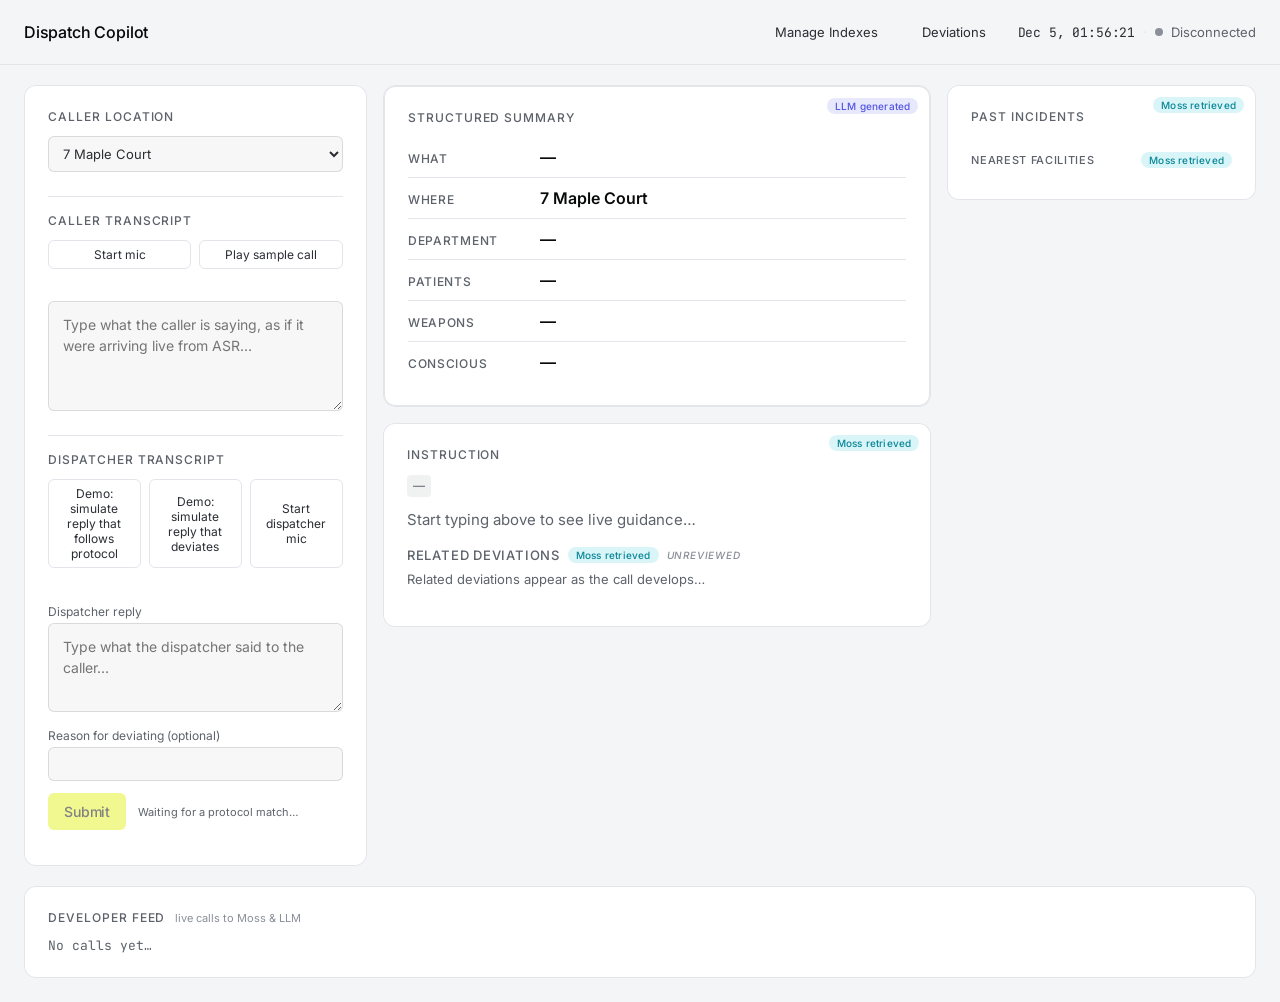
<file: backend/static/index.html>
<!doctype html>
<html lang="en">
<head>
  <meta charset="utf-8" />
  <title>Dispatch Copilot</title>
  <link rel="preconnect" href="https://fonts.googleapis.com" />
  <link rel="preconnect" href="https://fonts.gstatic.com" crossorigin />
  <link
    href="https://fonts.googleapis.com/css2?family=Inter:wght@300;400;500;600&family=JetBrains+Mono:wght@400&display=swap"
    rel="stylesheet"
  />
  <link rel="stylesheet" href="style.css" />
</head>
<body>
  <header>
    <h1>Dispatch Copilot</h1>
    <nav class="header-nav">
      <a class="nav-link" href="/manage.html">Manage Indexes</a>
      <a class="nav-link" href="/deviations.html">Deviations</a>
      <div class="status">
        <span id="clock" class="clock"></span>
        <span class="status-sep">·</span>
        <span id="statusDot" class="dot"></span>
        <span id="statusText">Connecting…</span>
      </div>
    </nav>
  </header>

  <main>
    <section class="panel transcript-panel">
      <h2>Caller Location</h2>
      <select id="callerSelect" class="caller-select"></select>
      <p id="resolvedAddress" class="resolved-address"></p>

      <h2 class="section-gap">Caller Transcript</h2>
      <div class="voice-controls">
        <button id="micButton" class="voice-button" type="button">Start mic</button>
        <button id="sampleButton" class="voice-button" type="button">Play sample call</button>
      </div>
      <p id="voiceStatus" class="voice-status"></p>
      <textarea
        id="transcriptInput"
        class="transcript-input"
        rows="4"
        placeholder="Type what the caller is saying, as if it were arriving live from ASR…"
      ></textarea>

      <h2 class="section-gap">Dispatcher Transcript</h2>
      <div class="voice-controls" role="group" aria-label="Dispatcher input controls">
        <button id="mockFollowsButton" class="voice-button" type="button" aria-pressed="false">Demo: simulate reply that follows protocol</button>
        <button id="mockDeviatesButton" class="voice-button" type="button" aria-pressed="false">Demo: simulate reply that deviates</button>
        <button id="dispatcherMicButton" class="voice-button" type="button" aria-pressed="false">Start dispatcher mic</button>
      </div>
      <p id="dispatcherVoiceStatus" class="voice-status" role="status"></p>
      <label class="field-label" for="dispatcherInput">Dispatcher reply</label>
      <textarea
        id="dispatcherInput"
        class="transcript-input"
        rows="3"
        placeholder="Type what the dispatcher said to the caller…"
      ></textarea>
      <label class="field-label" for="dispatcherReason">Reason for deviating (optional)</label>
      <input id="dispatcherReason" class="reason-input" type="text" autocomplete="off" />
      <div class="dispatcher-submit-row">
        <button id="dispatcherSubmit" class="action-button" type="button" aria-disabled="true">Submit</button>
        <p id="dispatcherHelper" class="dispatcher-helper">Waiting for a protocol match…</p>
      </div>
      <div id="verdictSlot" class="verdict-slot"></div>
    </section>

    <div class="middle-column">
      <section class="panel summary-panel">
        <div class="source-tag-group">
          <span id="jevTag" class="source-tag source-tag--jev" title="Some values refined by Jev decision model" aria-label="Some values refined by Jev decision model" hidden>Jev</span>
          <span class="source-tag source-tag--llm">LLM generated</span>
        </div>
        <h2>Structured Summary</h2>
        <div id="jevStatus" class="visually-hidden" role="status" aria-live="polite"></div>
        <div id="extractionFields" class="kv-list"></div>
      </section>

      <section class="panel instruction-panel">
        <span class="source-tag source-tag--moss">Moss retrieved</span>
        <h2>Instruction</h2>
        <div id="priorityBadge" class="badge">—</div>
        <div id="instructionText" class="instruction-text"><p class="instruction-placeholder">Start typing above to see live guidance…</p></div>
        <section id="deviationSection" class="deviation-section" aria-labelledby="deviationHeading">
          <h3 id="deviationHeading" class="heading-with-tag">Related Deviations <span class="source-tag source-tag--moss source-tag--inline">Moss retrieved</span> <span class="deviation-unreviewed">unreviewed</span></h3>
          <div id="deviationList" class="deviation-cards"><p class="instruction-placeholder">Related deviations appear as the call develops…</p></div>
        </section>
        <div id="actionRow" class="action-row"></div>
      </section>
    </div>

    <aside class="sidebar">
      <section class="panel context-panel">
        <span class="source-tag source-tag--moss">Moss retrieved</span>
        <h2 id="incidentsHeading">Past Incidents</h2>
        <div id="incidentList" class="incident-cards"></div>

        <h3 class="heading-with-tag">Nearest Facilities <span class="source-tag source-tag--moss source-tag--inline">Moss retrieved</span></h3>
        <div id="facilityList" class="facility-cards"></div>
      </section>

    </aside>
  </main>

  <section class="panel dev-feed-panel">
    <h2>Developer Feed <span class="dev-feed-hint">live calls to Moss &amp; LLM</span></h2>
    <div id="devFeed" class="dev-feed">
      <div class="extraction-empty">No calls yet…</div>
    </div>
  </section>

  <script src="app.js"></script>
</body>
</html>
</file>
<file: backend/static/style.css>
:root {
  /* Colors — per DESIGN.md */
  --color-void: #f4f5f7;
  --color-carbon: #ffffff;
  --color-obsidian: #f6f7f9;
  --color-graphite: #e3e5ea;
  --color-smoke: #c9ccd3;
  --color-ash: #8a8f98;
  --color-fog: #5d626b;
  --color-mist: #2a2d33;
  --color-bone: #1b1d21;
  --color-paper: #08090a;
  --color-acid-lime: #e4f222;
  --color-pulse-green: #1e8a37;
  --color-coral-red: #d43d3d;
  --color-signal-teal: #0a8797;
  --color-iris-violet: #5457e0;
  --color-lavender: #7c3aed;

  --font-sans: 'Inter Variable', 'Inter', ui-sans-serif, system-ui, -apple-system, BlinkMacSystemFont, "Segoe UI", Roboto, sans-serif;
  --font-mono: 'Berkeley Mono', 'JetBrains Mono', ui-monospace, SFMono-Regular, Menlo, Monaco, Consolas, monospace;

  --font-weight-regular: 400;
  --font-weight-w510: 510;
  --font-weight-w590: 590;

  --radius-cards: 12px;
  --radius-pills: 9999px;
  --radius-small: 2px;
  --radius-badges: 4px;
  --radius-inputs: 6px;
  --radius-buttons: 6px;

  --shadow-sm: rgba(0, 0, 0, 0.12) 0px 2px 4px 0px;
  --shadow-subtle: rgb(227, 229, 234) 0px 0px 0px 1px inset;

  --card-padding: 24px;

  font-family: var(--font-sans);
  font-feature-settings: "cv01" on, "ss03" on, "zero" on;
  color-scheme: light;
}

* {
  box-sizing: border-box;
}

body {
  margin: 0;
  background: var(--color-void);
  color: var(--color-mist);
  min-height: 100vh;
  font-family: var(--font-sans);
}

header {
  display: flex;
  align-items: center;
  justify-content: space-between;
  padding: 16px 24px;
  border-bottom: 0.5px solid var(--color-graphite);
}

header h1 {
  font-size: 16px;
  font-weight: var(--font-weight-w510);
  margin: 0;
  letter-spacing: -0.011em;
  color: var(--color-paper);
}

.header-nav {
  display: flex;
  align-items: center;
  gap: 20px;
}

.nav-link {
  color: var(--color-mist);
  font-size: 13px;
  font-weight: var(--font-weight-regular);
  text-decoration: none;
  padding: 8px 12px;
}

.nav-link:hover {
  text-decoration: underline;
}

.status {
  display: flex;
  align-items: center;
  gap: 8px;
  font-size: 13px;
  color: var(--color-fog);
}

.clock {
  font-family: var(--font-mono);
  color: var(--color-mist);
  letter-spacing: -0.013em;
}

.status-sep {
  color: var(--color-graphite);
}

.dot {
  width: 8px;
  height: 8px;
  border-radius: 50%;
  background: var(--color-ash);
  display: inline-block;
}

.dot.connected {
  background: var(--color-pulse-green);
}

.dot.ended {
  background: var(--color-signal-teal);
}

main {
  display: grid;
  grid-template-columns: 1fr 1.6fr 0.9fr;
  gap: 16px;
  padding: 20px 24px;
  align-items: start;
}

.middle-column {
  display: flex;
  flex-direction: column;
  gap: 16px;
}

.panel {
  background: var(--color-carbon);
  border-radius: var(--radius-cards);
  box-shadow: var(--shadow-subtle);
  padding: var(--card-padding);
}

.panel {
  position: relative;
}

.source-tag {
  position: absolute;
  top: 12px;
  right: 12px;
  white-space: nowrap;
  padding: 2px 8px;
  border-radius: var(--radius-pills);
  font-size: 10px;
  font-weight: var(--font-weight-w510);
  letter-spacing: 0.02em;
}

.context-panel > h2 {
  padding-right: 100px;
}

.heading-with-tag {
  display: flex;
  align-items: center;
  justify-content: space-between;
  gap: 8px;
}

.source-tag--inline {
  position: static;
  flex-shrink: 0;
  white-space: nowrap;
  text-transform: none;
}

.source-tag-group {
  position: absolute;
  top: 12px;
  right: 12px;
  display: flex;
  align-items: center;
  gap: 6px;
}

.source-tag-group .source-tag {
  position: static;
}

.source-tag--jev {
  background: rgba(139, 92, 246, 0.15);
  color: var(--color-lavender);
}

.source-tag--jev[hidden] {
  display: inline-block;
  visibility: hidden;
}

.summary-panel > h2 {
  padding-right: 180px;
}

.jev-dot {
  display: inline-block;
  width: 6px;
  height: 6px;
  margin-right: 6px;
  border-radius: var(--radius-pills);
  background: var(--color-lavender);
  vertical-align: middle;
}

.kv-row--changed {
  animation: kv-row-flash 600ms ease-out;
}

@keyframes kv-row-flash {
  from { background-color: rgba(139, 92, 246, 0.15); }
  to { background-color: transparent; }
}

@media (prefers-reduced-motion: reduce) {
  .kv-row--changed { animation: none; }
}

.source-tag--moss {
  background: rgba(2, 184, 204, 0.15);
  color: var(--color-signal-teal);
}

.source-tag--llm {
  background: rgba(99, 102, 241, 0.15);
  color: var(--color-iris-violet);
}

.panel h2 {
  margin: 0 0 12px;
  font-size: 12px;
  font-weight: var(--font-weight-w510);
  text-transform: uppercase;
  letter-spacing: 0.08em;
  color: var(--color-fog);
}

.panel h3 {
  margin: 16px 0 8px;
  font-size: 11px;
  font-weight: var(--font-weight-w510);
  text-transform: uppercase;
  letter-spacing: 0.06em;
  color: var(--color-fog);
}

.panel h2.section-gap {
  margin-top: 20px;
  padding-top: 16px;
  border-top: 0.5px solid var(--color-graphite);
}

.transcript-input,
.caller-select {
  width: 100%;
  background: rgba(8, 9, 10, 0.03);
  border: 1px solid rgba(8, 9, 10, 0.12);
  border-radius: var(--radius-inputs);
  color: var(--color-mist);
  font-size: 14px;
  font-family: inherit;
  padding: 12px 14px;
}

.transcript-input {
  line-height: 1.5;
  resize: vertical;
}

.caller-select {
  padding: 8px 10px;
  font-size: 13px;
  margin-bottom: 4px;
}

.transcript-input:focus,
.caller-select:focus {
  outline: none;
  border-color: var(--color-mist);
}

.badge {
  display: inline-block;
  padding: 0px 6px;
  border-radius: var(--radius-badges);
  font-size: 12px;
  font-weight: var(--font-weight-regular);
  letter-spacing: 0.02em;
  background: rgba(8, 9, 10, 0.06);
  color: var(--color-fog);
  margin-bottom: 12px;
  line-height: 1.8;
}

.badge.p1 {
  background: rgba(235, 87, 87, 0.15);
  color: var(--color-coral-red);
}

.badge.p2 {
  background: rgba(2, 184, 204, 0.15);
  color: var(--color-signal-teal);
}

.badge.p3 {
  background: rgba(39, 166, 68, 0.15);
  color: var(--color-pulse-green);
}

.instruction-text {
  font-size: 15px;
  line-height: 1.5;
  color: var(--color-mist);
}

.instruction-placeholder {
  margin: 0;
  color: var(--color-fog);
}

.instruction-steps {
  list-style: none;
  margin: 0;
  padding: 0;
  display: flex;
  flex-direction: column;
  gap: 8px;
}

.instruction-steps li {
  position: relative;
  padding: 8px 12px 8px 28px;
  border: 1px solid var(--color-graphite);
  border-radius: 6px;
}

.instruction-steps li::before {
  content: "";
  position: absolute;
  left: 12px;
  top: 16px;
  width: 6px;
  height: 6px;
  border-radius: 50%;
  background: var(--color-signal-teal);
}

.deviation-section {
  margin-top: 16px;
}

.deviation-section h3 {
  margin: 0 0 8px;
  font-size: 13px;
  justify-content: flex-start;
}

.deviation-unreviewed {
  font-size: 10px;
  color: var(--color-ash);
  font-style: italic;
}

.deviation-cards {
  display: flex;
  flex-direction: column;
  gap: 8px;
  font-size: 13px;
}

.deviation-card {
  background: rgba(8, 9, 10, 0.04);
  border: 1px solid rgba(8, 9, 10, 0.09);
  border-left: 3px solid var(--color-signal-teal);
  border-radius: var(--radius-inputs);
  padding: 10px 12px;
  overflow-wrap: anywhere;
}

.deviation-summary {
  font-size: 13px;
  font-weight: var(--font-weight-w510);
  color: var(--color-mist);
  overflow-wrap: anywhere;
  display: -webkit-box;
  -webkit-line-clamp: 2;
  line-clamp: 2;
  -webkit-box-orient: vertical;
  overflow: hidden;
}

.deviation-line {
  font-size: 12px;
  color: var(--color-fog);
  overflow-wrap: anywhere;
  display: -webkit-box;
  -webkit-line-clamp: 2;
  line-clamp: 2;
  -webkit-box-orient: vertical;
  overflow: hidden;
}

.deviation-line-label {
  font-weight: var(--font-weight-w510);
  color: var(--color-mist);
}

.deviation-reason {
  color: var(--color-ash);
}

.action-row {
  margin-top: 16px;
}

.action-button {
  display: inline-block;
  padding: 10px 16px;
  border-radius: var(--radius-buttons);
  background: var(--color-acid-lime);
  color: #08090a;
  font-size: 14px;
  font-weight: var(--font-weight-w510);
  letter-spacing: -0.011em;
}

.action-button.none {
  background: transparent;
  border: 1px solid var(--color-graphite);
  color: var(--color-fog);
  font-weight: var(--font-weight-regular);
}

button.action-button {
  border: none;
  cursor: pointer;
  font-family: inherit;
}

button.action-button.confirmed {
  background: rgba(39, 166, 68, 0.15);
  color: var(--color-pulse-green);
  cursor: default;
}

button.action-button:disabled {
  opacity: 0.7;
  cursor: default;
}

.summary-panel {
  border: 1px solid var(--color-graphite);
}

.kv-list {
  display: flex;
  flex-direction: column;
}

.kv-row {
  display: grid;
  grid-template-columns: 120px 1fr;
  align-items: baseline;
  gap: 12px;
  padding: 10px 0;
  border-bottom: 0.5px solid var(--color-graphite);
}

.kv-row:last-child {
  border-bottom: none;
}

.kv-key {
  font-size: 12px;
  font-weight: var(--font-weight-w510);
  text-transform: uppercase;
  letter-spacing: 0.06em;
  color: var(--color-fog);
}

.kv-value {
  font-size: 16px;
  font-weight: var(--font-weight-w590);
  color: var(--color-paper);
}

.kv-row--critical .kv-value {
  color: var(--color-coral-red);
}

.kv-row--ok .kv-value {
  color: var(--color-pulse-green);
}

.kv-row--warn .kv-value {
  color: var(--color-signal-teal);
}

.extraction-empty {
  font-size: 13px;
  color: var(--color-fog);
  grid-column: 1 / -1;
}

.resolved-address {
  font-size: 12px;
  color: var(--color-fog);
  margin: 8px 0 0;
}

.incident-cards {
  display: flex;
  flex-direction: column;
  gap: 8px;
}

.incident-card {
  background: rgba(8, 9, 10, 0.04);
  border: 1px solid rgba(8, 9, 10, 0.09);
  border-left: 3px solid var(--color-graphite);
  border-radius: var(--radius-inputs);
  padding: 10px 12px;
}

.incident-card--hazard {
  border-left-color: var(--color-coral-red);
  background: rgba(235, 87, 87, 0.07);
}

.incident-card-header {
  display: flex;
  align-items: baseline;
  justify-content: space-between;
  gap: 8px;
  margin-bottom: 4px;
}

.incident-type {
  font-size: 13px;
  font-weight: var(--font-weight-w510);
  color: var(--color-mist);
  text-transform: capitalize;
}

.incident-date {
  font-size: 11px;
  font-family: var(--font-mono);
  color: var(--color-ash);
  flex-shrink: 0;
}

.incident-outcome {
  font-size: 12px;
  color: var(--color-fog);
  text-transform: capitalize;
}

.incident-hazard {
  font-size: 12px;
  font-weight: var(--font-weight-w510);
  color: var(--color-coral-red);
  text-transform: capitalize;
  margin-top: 6px;
}

.facility-cards {
  display: flex;
  flex-direction: column;
  gap: 8px;
}

.facility-card {
  background: rgba(8, 9, 10, 0.04);
  border: 1px solid rgba(8, 9, 10, 0.09);
  border-radius: var(--radius-inputs);
  padding: 10px 12px;
}

.facility-card-top {
  display: flex;
  align-items: center;
  justify-content: space-between;
  gap: 8px;
  margin-bottom: 6px;
}

.facility-distance {
  font-family: var(--font-mono);
  font-size: 13px;
  font-weight: var(--font-weight-w510);
  color: var(--color-paper);
}

.facility-occupancy {
  font-size: 11px;
  font-weight: var(--font-weight-w510);
  padding: 2px 8px;
  border-radius: var(--radius-pills);
  background: rgba(8, 9, 10, 0.06);
  color: var(--color-fog);
}

.facility-occupancy--ok {
  background: rgba(39, 166, 68, 0.15);
  color: var(--color-pulse-green);
}

.facility-occupancy--warn {
  background: rgba(2, 184, 204, 0.15);
  color: var(--color-signal-teal);
}

.facility-occupancy--critical {
  background: rgba(235, 87, 87, 0.15);
  color: var(--color-coral-red);
}

.facility-name {
  font-size: 13px;
  font-weight: var(--font-weight-w510);
  color: var(--color-mist);
}

.facility-address {
  font-size: 12px;
  color: var(--color-fog);
  margin-top: 2px;
}

.sidebar {
  display: flex;
  flex-direction: column;
  gap: 16px;
}

.dev-feed-panel {
  margin: 0 24px 24px;
}

.dev-feed-panel h2 {
  display: flex;
  align-items: baseline;
  gap: 10px;
}

.dev-feed-hint {
  text-transform: none;
  font-weight: var(--font-weight-regular);
  letter-spacing: 0;
  color: var(--color-ash);
  font-size: 11px;
}

.dev-feed {
  max-height: 260px;
  overflow-y: auto;
  display: flex;
  flex-direction: column;
  gap: 2px;
  font-family: var(--font-mono);
}

.dev-log-entry {
  display: grid;
  grid-template-columns: 76px 84px 120px 64px 1fr;
  align-items: center;
  gap: 10px;
  padding: 6px 8px;
  border-radius: var(--radius-small);
  font-size: 12px;
}

.dev-log-entry:nth-child(odd) {
  background: rgba(8, 9, 10, 0.03);
}

.dev-log-time {
  color: var(--color-ash);
}

.dev-log-service {
  display: inline-block;
  text-align: center;
  padding: 1px 8px;
  border-radius: var(--radius-pills);
  font-size: 10px;
  font-weight: var(--font-weight-w510);
  letter-spacing: 0.04em;
  text-transform: uppercase;
}

.dev-log-service--moss {
  background: rgba(2, 184, 204, 0.15);
  color: var(--color-signal-teal);
}

.dev-log-service--llm {
  background: rgba(139, 92, 246, 0.15);
  color: var(--color-lavender);
}

.dev-log-service--jev {
  background: rgba(139, 92, 246, 0.15);
  color: var(--color-lavender);
}

.dev-log-type {
  color: var(--color-fog);
}

.dev-log-latency {
  font-weight: var(--font-weight-w510);
  color: var(--color-mist);
}

.dev-log-entry--moss .dev-log-latency {
  color: var(--color-signal-teal);
}

.dev-log-entry--llm .dev-log-latency {
  color: var(--color-lavender);
}

.dev-log-entry--jev .dev-log-latency {
  color: var(--color-lavender);
}

.dev-log-summary {
  color: var(--color-mist);
  font-family: var(--font-sans);
  white-space: nowrap;
  overflow: hidden;
  text-overflow: ellipsis;
}

@media (max-width: 1000px) {
  main {
    grid-template-columns: 1fr;
  }

  .dev-log-entry {
    grid-template-columns: 64px 74px 100px 56px 1fr;
  }
}

/* Manage Indexes page */

.manage-main {
  max-width: 1200px;
  margin: 0 auto;
  padding: 20px 24px;
  display: flex;
  flex-direction: column;
  gap: 16px;
}

.index-select-bar {
  display: flex;
  align-items: center;
  gap: 12px;
}

.index-select-label {
  font-size: 12px;
  font-weight: var(--font-weight-w510);
  text-transform: uppercase;
  letter-spacing: 0.08em;
  color: var(--color-fog);
}

.index-select-bar .caller-select {
  width: auto;
  min-width: 240px;
  margin-bottom: 0;
  flex: 0 0 auto;
}

.index-select-bar .badge {
  margin-bottom: 0;
}

.new-document-button {
  margin-left: auto;
}

.error-banner {
  display: flex;
  align-items: center;
  justify-content: space-between;
  gap: 12px;
  background: rgba(235, 87, 87, 0.1);
  border: 1px solid rgba(235, 87, 87, 0.4);
  border-radius: var(--radius-inputs);
  padding: 12px 16px;
  color: var(--color-coral-red);
  font-size: 13px;
}

.error-banner[hidden] {
  display: none;
}

.docs-area {
  display: flex;
  flex-direction: column;
  gap: 16px;
}

.loading-state,
.empty-state {
  font-size: 13px;
  color: var(--color-fog);
  padding: 24px;
  text-align: center;
}

.doc-group {
  padding: 0;
  overflow: hidden;
}

.doc-group-header-row {
  display: flex;
  align-items: center;
  gap: 8px;
}

.doc-group-header {
  display: flex;
  align-items: center;
  gap: 10px;
  flex: 1;
  min-width: 0;
  background: transparent;
  border: none;
  color: inherit;
  font-family: inherit;
  text-align: left;
  cursor: pointer;
  padding: var(--card-padding);
}

.add-chunk-button {
  flex-shrink: 0;
  margin-right: var(--card-padding);
}

.doc-group-chevron {
  font-size: 11px;
  color: var(--color-fog);
  transition: transform 0.15s ease;
  flex-shrink: 0;
}

.doc-group.expanded .doc-group-chevron {
  transform: rotate(90deg);
}

.doc-group-name {
  font-size: 14px;
  font-weight: var(--font-weight-w510);
  color: var(--color-paper);
  flex: 1;
}

.doc-group-body {
  display: none;
  padding: 0 var(--card-padding) var(--card-padding);
}

.doc-group.expanded .doc-group-body {
  display: block;
}

.doc-group-list {
  display: flex;
  flex-direction: column;
  gap: 10px;
  max-height: 420px;
  overflow-y: auto;
}

.chunk-row {
  background: rgba(8, 9, 10, 0.03);
  border: 1px solid rgba(8, 9, 10, 0.09);
  border-radius: var(--radius-inputs);
  padding: 12px 14px;
}

.chunk-id {
  font-family: var(--font-mono);
  font-size: 12px;
  color: var(--color-ash);
  letter-spacing: -0.013em;
}

.chunk-text {
  font-size: 13px;
  line-height: 1.6;
  color: var(--color-mist);
  margin: 8px 0;
}

.chunk-text.clamped {
  display: -webkit-box;
  -webkit-line-clamp: 3;
  -webkit-box-orient: vertical;
  overflow: hidden;
}

.show-more-btn {
  background: transparent;
  border: none;
  color: var(--color-signal-teal);
  font-family: inherit;
  font-size: 12px;
  font-weight: var(--font-weight-w510);
  cursor: pointer;
  padding: 0;
  margin-bottom: 8px;
}

.metadata-chips {
  display: flex;
  flex-wrap: wrap;
  gap: 6px;
}

.chunk-row-actions {
  display: flex;
  gap: 8px;
  margin-top: 10px;
}

.delete-btn:hover {
  color: var(--color-coral-red);
  border-color: var(--color-coral-red);
}

.chunk-form {
  background: rgba(8, 9, 10, 0.04);
  border: 1px solid rgba(8, 9, 10, 0.12);
  border-radius: var(--radius-inputs);
  padding: 14px;
  margin-top: 10px;
  display: flex;
  flex-direction: column;
  gap: 12px;
}

.chunk-form-field {
  display: flex;
  flex-direction: column;
  gap: 6px;
}

.chunk-form-field label {
  font-size: 12px;
  font-weight: var(--font-weight-w510);
  text-transform: uppercase;
  letter-spacing: 0.08em;
  color: var(--color-fog);
}

.metadata-editor {
  display: flex;
  flex-direction: column;
  gap: 8px;
}

.metadata-editor-label {
  font-size: 12px;
  font-weight: var(--font-weight-w510);
  text-transform: uppercase;
  letter-spacing: 0.08em;
  color: var(--color-fog);
}

.metadata-row {
  display: flex;
  align-items: center;
  gap: 8px;
}

.metadata-row .transcript-input {
  width: auto;
  flex: 1;
  padding: 8px 10px;
}

.metadata-remove-btn {
  flex-shrink: 0;
  background: transparent;
  border: 1px solid var(--color-graphite);
  color: var(--color-fog);
  border-radius: var(--radius-buttons);
  width: 28px;
  height: 28px;
  cursor: pointer;
  font-family: inherit;
  font-size: 14px;
}

.metadata-remove-btn:hover {
  color: var(--color-coral-red);
  border-color: var(--color-coral-red);
}

.chunk-form-actions {
  display: flex;
  gap: 10px;
  align-items: center;
}

.chunk-form-error {
  border-left: 3px solid var(--color-coral-red);
  background: rgba(235, 87, 87, 0.1);
  color: var(--color-coral-red);
  font-size: 13px;
  padding: 8px 12px;
  border-radius: var(--radius-inputs);
}

.chunk-form-error[hidden] {
  display: none;
}

.toast-container {
  position: fixed;
  bottom: 24px;
  right: 24px;
  display: flex;
  flex-direction: column;
  gap: 8px;
  z-index: 100;
}

.toast {
  background: var(--color-obsidian);
  border: 1px solid var(--color-graphite);
  border-left: 3px solid var(--color-pulse-green);
  border-radius: var(--radius-inputs);
  color: var(--color-mist);
  font-size: 13px;
  padding: 10px 14px;
  max-width: 360px;
  box-shadow: 0 4px 16px rgba(0, 0, 0, 0.15);
}

.toast.toast-error {
  border-left-color: var(--color-coral-red);
}

.visually-hidden {
  position: absolute;
  width: 1px;
  height: 1px;
  padding: 0;
  margin: -1px;
  overflow: hidden;
  clip: rect(0, 0, 0, 0);
  white-space: nowrap;
  border: 0;
}

/* Data map (manage page) */

.data-map-panel {
  align-self: stretch;
}

.data-map-stage {
  position: relative;
  height: 340px;
  overflow: hidden;
  cursor: grab;
  touch-action: none;
  user-select: none;
  border: 1px solid var(--color-graphite);
  border-radius: var(--radius-cards);
  background: var(--color-carbon);
}

.data-map-stage:active {
  cursor: grabbing;
}

.data-map-lines {
  position: absolute;
  inset: 0;
  width: 100%;
  height: 100%;
}

.map-line {
  stroke-width: 1.5;
  stroke-dasharray: 5 5;
  animation: map-flow 1.2s linear infinite;
}

.map-line--teal { stroke: var(--color-signal-teal); }
.map-line--violet { stroke: var(--color-iris-violet); }
.map-line--green { stroke: var(--color-pulse-green); }

@keyframes map-flow {
  to { stroke-dashoffset: -10; }
}

.map-node {
  position: absolute;
  left: 0;
  top: 0;
  min-width: 170px;
  padding: 10px 14px;
  border: 1px solid var(--color-graphite);
  border-left-width: 3px;
  border-radius: var(--radius-cards);
  background: var(--color-obsidian);
  will-change: transform;
}

.map-node--acid { border-color: #a8b400; }
.map-node--teal { border-left-color: var(--color-signal-teal); }
.map-node--violet { border-left-color: var(--color-iris-violet); }
.map-node--green { border-left-color: var(--color-pulse-green); }

.map-node-title {
  font-size: 14px;
  font-weight: var(--font-weight-w590);
  color: var(--color-paper);
}

.map-node-sub {
  margin-top: 2px;
  font-family: var(--font-mono);
  font-size: 11px;
  color: var(--color-fog);
}

.map-node-tag {
  margin-top: 8px;
  padding-top: 8px;
  border-top: 0.5px solid var(--color-graphite);
  font-size: 11px;
  color: var(--color-mist);
}

@media (prefers-reduced-motion: reduce) {
  .map-line { animation: none; }
}

/* Voice controls */

.voice-controls {
  display: flex;
  gap: 8px;
  margin-bottom: 8px;
}

.voice-button {
  flex: 1;
  padding: 6px 10px;
  border: 1px solid var(--color-graphite);
  border-radius: var(--radius-inputs);
  background: transparent;
  color: var(--color-mist);
  font-family: inherit;
  font-size: 12px;
  cursor: pointer;
}

.voice-button:hover:not(:disabled) {
  border-color: var(--color-mist);
}

.voice-button:disabled {
  opacity: 0.4;
  cursor: not-allowed;
}

.voice-button.active {
  border-color: var(--color-coral-red);
  color: var(--color-coral-red);
}

.voice-status {
  min-height: 16px;
  margin: 0 0 8px;
  font-size: 11px;
  color: var(--color-fog);
}

.voice-status.error {
  color: var(--color-coral-red);
}

.dev-log-service--asr {
  background: rgba(39, 166, 68, 0.15);
  color: var(--color-pulse-green);
}

/* Deviations page */

.deviation-head {
  display: flex;
  align-items: center;
  gap: 8px;
}

.deviation-title {
  margin: 0;
  flex: 1;
  min-width: 0;
}

.deviation-time {
  display: block;
  margin: 4px 0 8px;
  font-size: 12px;
  color: var(--color-fog);
}

.deviation-row {
  align-items: start;
}

.deviation-value {
  min-width: 0;
  overflow-wrap: anywhere;
}

.deviation-value .chunk-text {
  margin: 0 0 4px;
}

.deviation-value .chunk-id {
  display: block;
  margin-bottom: 4px;
}

.deviation-caller-summary {
  margin: 4px 0 0;
  font-size: 12px;
  color: var(--color-fog);
}

@media (max-width: 640px) {
  .deviation-row {
    grid-template-columns: 1fr;
    gap: 4px;
  }
}

/* Dispatcher panel */

.field-label {
  display: block;
  margin: 12px 0 4px;
  font-size: 12px;
  color: var(--color-fog);
}

.reason-input {
  width: 100%;
  background: rgba(8, 9, 10, 0.03);
  border: 1px solid rgba(8, 9, 10, 0.12);
  border-radius: var(--radius-inputs);
  color: var(--color-mist);
  font-size: 13px;
  font-family: inherit;
  padding: 8px 10px;
}

.reason-input:focus {
  outline: none;
  border-color: var(--color-mist);
}

.voice-controls .voice-button {
  min-width: 0;
}

.voice-button[aria-pressed="true"] {
  border-color: var(--color-mist);
  background: rgba(8, 9, 10, 0.06);
}

.dispatcher-submit-row {
  display: flex;
  align-items: center;
  gap: 12px;
  margin-top: 12px;
}

button.action-button[aria-disabled="true"] {
  opacity: 0.5;
  cursor: not-allowed;
}

.dispatcher-helper {
  margin: 0;
  font-size: 11px;
  color: var(--color-fog);
}

.verdict-slot {
  margin-top: 12px;
}

.verdict-card {
  background: rgba(8, 9, 10, 0.04);
  border: 1px solid rgba(8, 9, 10, 0.09);
  border-left: 3px solid var(--color-graphite);
  border-radius: var(--radius-inputs);
  padding: 10px 12px;
  font-size: 12px;
  color: var(--color-fog);
}

.verdict-card--followed {
  border-left-color: var(--color-pulse-green);
  background: rgba(39, 166, 68, 0.07);
}

.verdict-card--deviated {
  border-left-color: var(--color-coral-red);
  background: rgba(235, 87, 87, 0.07);
}

.verdict-card--error {
  border-left-color: var(--color-ash);
}

.verdict-title {
  display: flex;
  align-items: center;
  justify-content: space-between;
  gap: 8px;
  font-size: 13px;
  font-weight: var(--font-weight-w510);
  color: var(--color-mist);
}

.verdict-meta {
  margin: 6px 0 0;
  overflow-wrap: anywhere;
}

.verdict-meta code {
  font-family: var(--font-mono);
}

.verdict-warning {
  margin: 6px 0 0;
  font-weight: var(--font-weight-w510);
  color: var(--color-coral-red);
}
</file>
